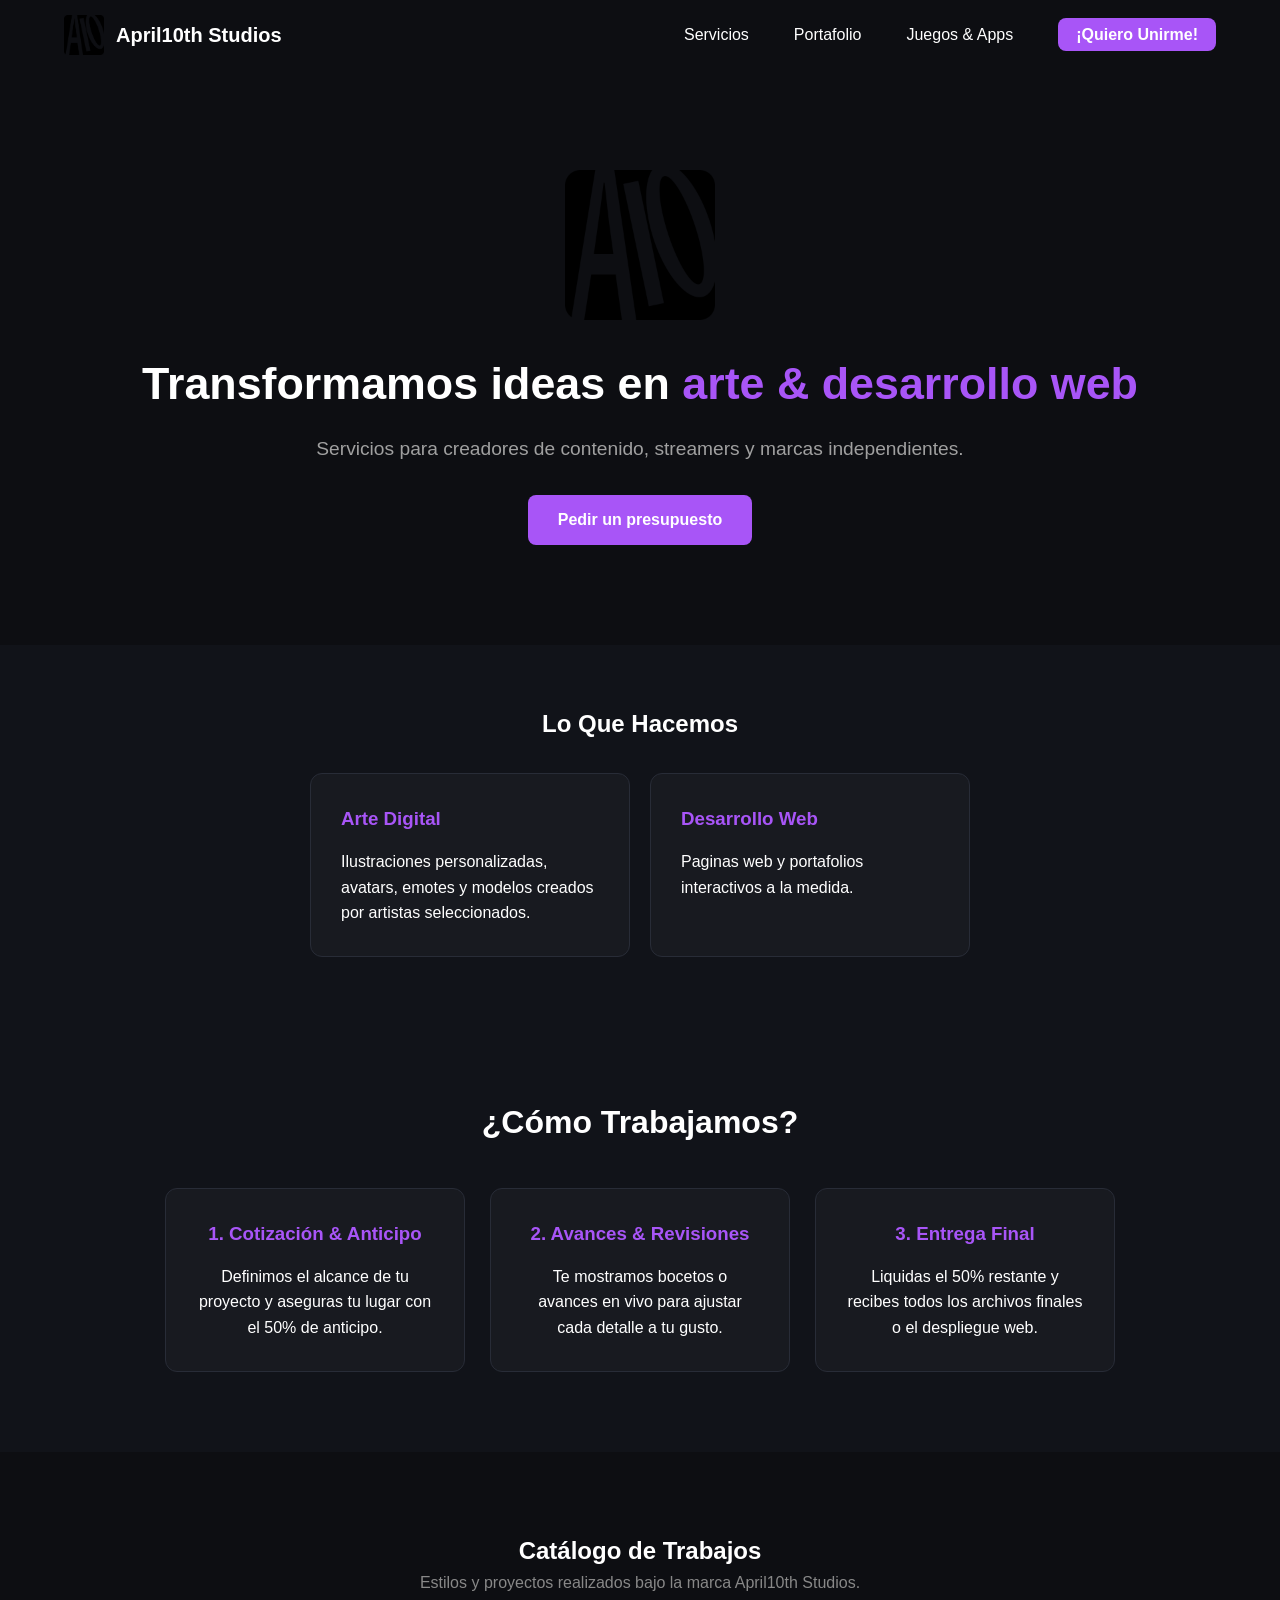
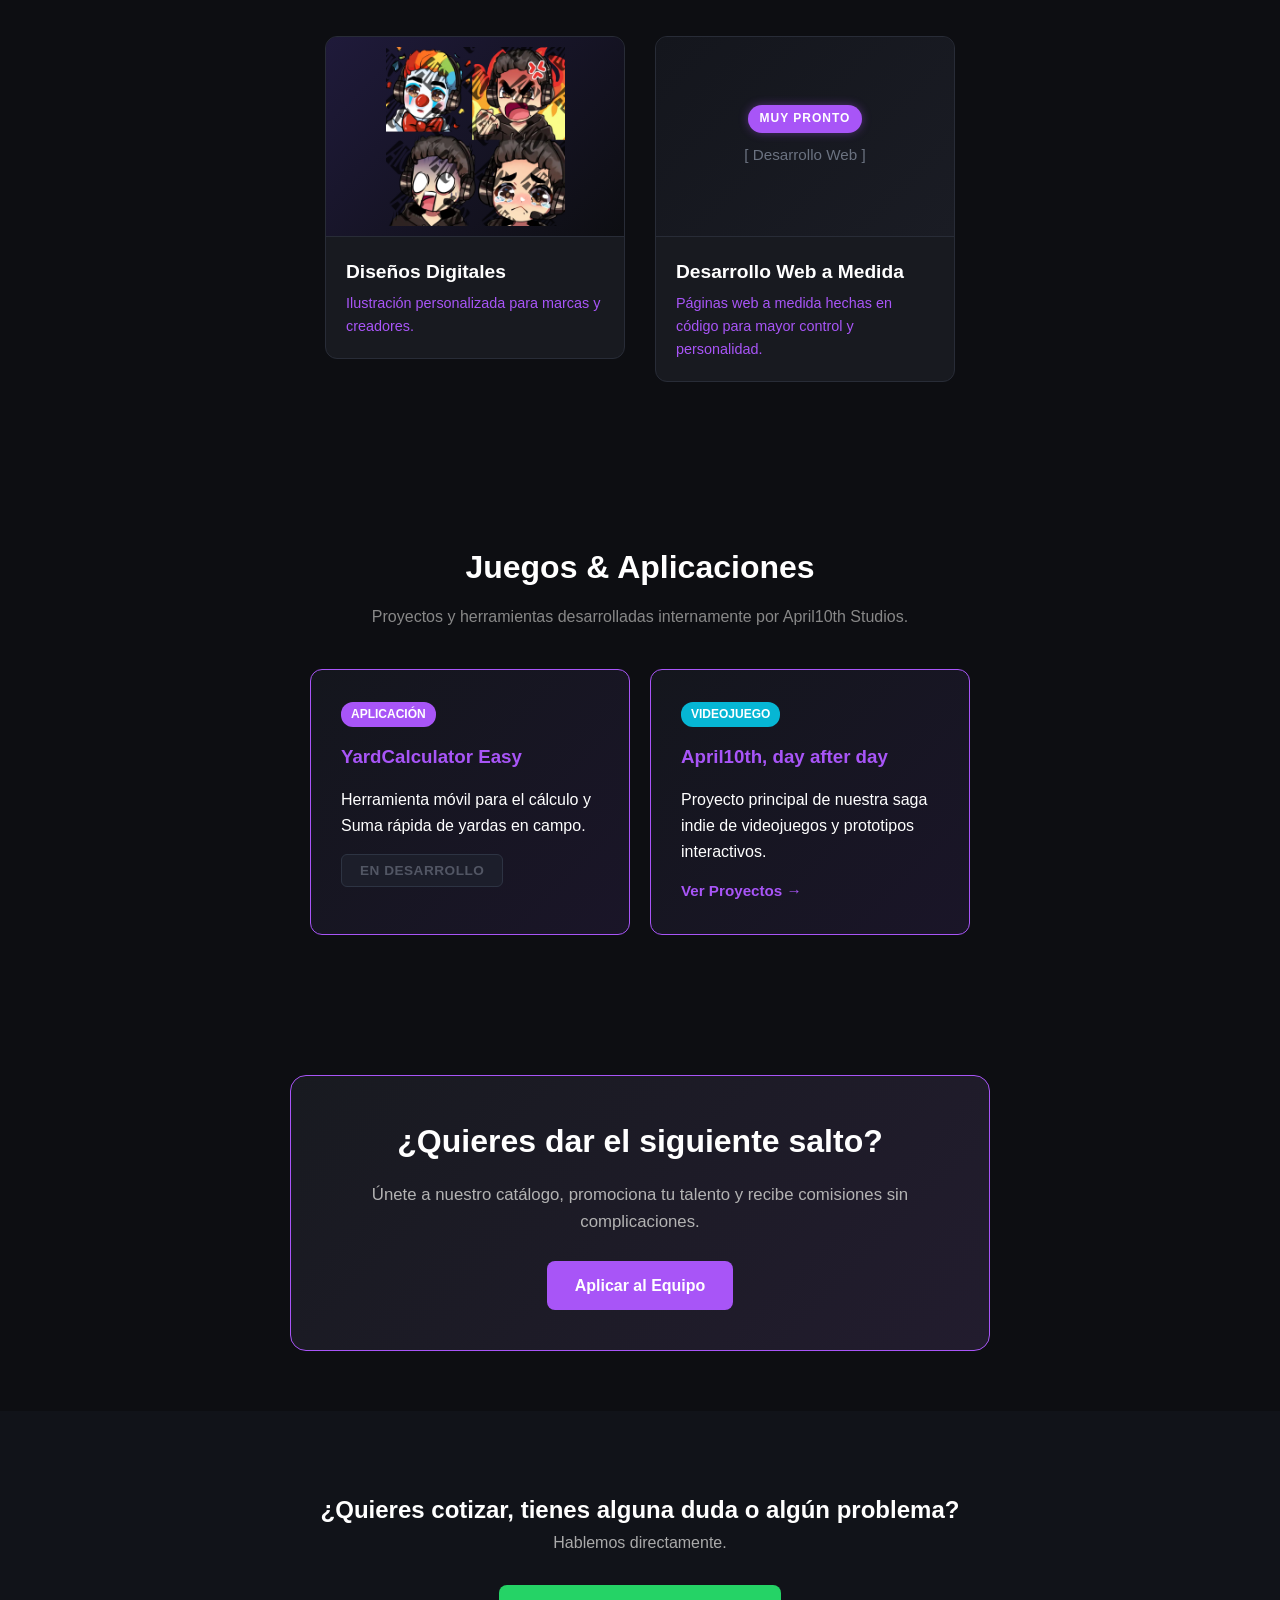
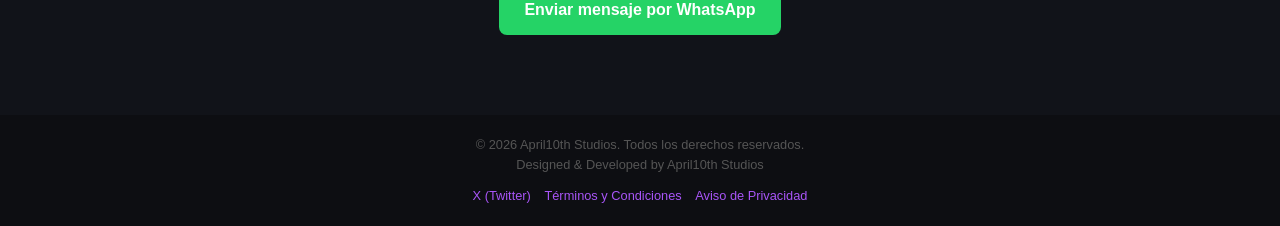
<file: index.html>
<!DOCTYPE html>
<html lang="es">
    <head>
        <meta charset="UTF-8">
        <meta name="viewport" content="width=device-width, initial-scale=1.0">

        
        <link rel="icon" type="image/png" href="assets/favicon.png">
        <link rel="canonical" href="https://april10thstudios.com/">
        
        <title>April10th Studios | Agencia Digital, Arte & Desarrollo Web</title>
        <meta name="description" content="Estudio creativo e independiente. Ofrecemos desarrollo web a medida, ilustración digital.">
        <meta name="keywords" content="April10th Studios, desarrollo web, arte digital, creadores de contenido, videojuegos indie">
        <meta name="robots" content="index, follow">
        <meta name="author" content="April10th Studios">
    
       
        <meta name="geo.region" content="MX-MOR">
        <meta name="geo.placename" content="Morelos, Mexico">
    
    
        <meta property="og:type" content="website">
        <meta property="og:title" content="April10th Studios | Arte Digital & Desarrollo Web">
        <meta property="og:description" content="Transformamos ideas en arte y desarrollo web a medida para creadores de contenido y marcas independientes.">
        <meta property="og:image" content="https://april10thstudios.com/assets/logo-preview.png">
        <meta property="og:url" content="https://april10thstudios.com">
        <meta property="og:site_name" content="April10th Studios">
    
        <meta name="twitter:card" content="summary_large_image">
        <meta name="twitter:site" content="@Apri10thStudios">
        <meta name="twitter:title" content="April10th Studios | Agencia Digital & Arte">
        <meta name="twitter:description" content="Desarrollo web a medida, arte digital y videojuegos independientes.">
        <meta name="twitter:image" content="https://april10thstudios.com/assets/logo-preview.png">
    
        <link rel="stylesheet" href="style.css">
    </head>
<body>

    <header class="header">
        <div class="logo">
            <img src="assets/logo.png" alt="Logotipo de April10th Studios" class="main-logo-img"oncontextmenu="return false;" ondragstart="return false;">
            <span class="logo-text">April10th Studios</span>
        </div>
    
        <button class="hamburger" id="hamburger-btn" aria-label="Abrir menú">
            <span></span>
            <span></span>
            <span></span>
        </button>
    
        <nav class="nav-menu" id="nav-menu">
            <ul>
                <li><a href="#servicios">Servicios</a></li>
                <li><a href="#portafolio">Portafolio</a></li>
                <li><a href="#proyectos">Juegos & Apps</a></li>
                <li><a href="#contacto" class="btn-nav">¡Quiero Unirme!</a></li>
            </ul>
        </nav>
    </header>

    <section class="hero">
        <img src="assets/logo.png" alt="Logo April10th Studios" class="hero-logo"oncontextmenu="return false;" ondragstart="return false;">
        <h1>Transformamos ideas en <span class="highlight">arte & desarrollo web</span></h1>
        <p>Servicios para creadores de contenido, streamers y marcas independientes.</p>
        <a href="https://forms.gle/h6jHn6wg3WcRaove7" target="_blank" rel="noopener noreferrer" class="btn-main">Pedir un presupuesto</a>
    </section>

    <section id="servicios" class="services">
        <h2>Lo Que Hacemos</h2>
        <div class="cards-container">
            <div class="card">
                <h3>Arte Digital</h3>
                <p>Ilustraciones personalizadas, avatars, emotes y modelos creados por artistas seleccionados.</p>
            </div>
            <div class="card">
                <h3>Desarrollo Web</h3>
                <p>Paginas web y portafolios interactivos a la medida.</p>
            </div>
        </div>
    </section>

    <section class="process-section">
        <h2>¿Cómo Trabajamos?</h2>
        <div class="cards-container">
            <div class="card">
                <h3>1. Cotización & Anticipo</h3>
                <p>Definimos el alcance de tu proyecto y aseguras tu lugar con el 50% de anticipo.</p>
            </div>
            <div class="card">
                <h3>2. Avances & Revisiones</h3>
                <p>Te mostramos bocetos o avances en vivo para ajustar cada detalle a tu gusto.</p>
            </div>
            <div class="card">
                <h3>3. Entrega Final</h3>
                <p>Liquidas el 50% restante y recibes todos los archivos finales o el despliegue web.</p>
            </div>
        </div>
    </section>

    <section id="portafolio" class="gallery-section">
        <h2>Catálogo de Trabajos</h2>
        <p class="section-desc">Estilos y proyectos realizados bajo la marca April10th Studios.</p>
        
        <div class="portfolio-grid">
            <div class="artist-card">
                <div class="emoji-collage">
                    <img src="assets/collage-Stikers1.webp" oncontextmenu="return false;" ondragstart="return false;">
                </div>
                <div class="artist-info">
                    <h3>Diseños Digitales</h3>
                    <p>Ilustración personalizada para marcas y creadores.</p>
                </div>
            </div>

<div class="artist-card upcoming-card">
    <div class="img-placeholder">
        <span class="badge-soon">Muy pronto</span>
        <span class="placeholder-text">[ Desarrollo Web ]</span>
    </div>
    <div class="artist-info">
        <h3>Desarrollo Web a Medida</h3>
        <p>Páginas web a medida hechas en código para mayor control y personalidad.</p>
    </div>
</div>
        </div>
    </section>
<section id="proyectos" class="apps-section">
    <h2>Juegos & Aplicaciones</h2>
    <p class="section-desc">Proyectos y herramientas desarrolladas internamente por April10th Studios.</p>

    <div class="cards-container">
        <div class="card app-card">
            <div class="app-tag">Aplicación</div>
            <h3>YardCalculator Easy</h3>
            <p>Herramienta móvil para el cálculo y Suma rápida de yardas en campo.</p>
            <button class="btn-app-disabled" disabled>En desarrollo</button>
        </div>

        <div class="card app-card">
            <div class="app-tag tag-game">Videojuego</div>
            <h3>April10th, day after day</h3>
            <p>Proyecto principal de nuestra saga indie de videojuegos y prototipos interactivos.</p>
            <a href="https://april10th-studios.itch.io/" target="_blank" rel="noopener noreferrer" class="btn-app-link">Ver Proyectos →</a>
        </div>
    </div>
</section>
    <section id="unete" class="join-section">
        <div class="join-card">
            <h2>¿Quieres dar el siguiente salto?</h2>
            <p>Únete a nuestro catálogo, promociona tu talento y recibe comisiones sin complicaciones.</p>
            <a href="https://forms.gle/KzLsaKqjEPWZuUMq5" target="_blank" rel="noopener noreferrer" class="btn-apply">Aplicar al Equipo</a>
        </div>
    </section>

    <section id="contacto" class="contact-section">
        <h2>¿Quieres cotizar, tienes alguna duda o algún problema?</h2>
        <p>Hablemos directamente.</p>
        <div class="contact-buttons">
            <a href="https://wa.me/message/2DKPXSBX6ITRJ1" target="_blank" rel="noopener noreferrer" class="btn-whatsapp">Enviar mensaje por WhatsApp</a>
        </div>
    </section>

    <footer>
        <p>© 2026 April10th Studios. Todos los derechos reservados.</p>
        <p class="brand-signature">Designed & Developed by April10th Studios</p>
        <div class="social-links">
            <a href="https://x.com/Apri10thStudios" target="_blank" rel="noopener noreferrer">X (Twitter)</a>
            <a href="https://drive.google.com/file/d/18Od_w7bskOEZI-ruyTEC_RRn0y2xQjzX/view?usp=drive_link">Términos y Condiciones</a>
            <a href="https://drive.google.com/file/d/1eNiLXFOhi2B5Wt_mTsRIsbsNaLJlZbdE/view?usp=drive_link">Aviso de Privacidad</a>
        </div>
    </footer>
    <script>
        const hamburger = document.getElementById('hamburger-btn');
        const navMenu = document.getElementById('nav-menu');
    
        hamburger.addEventListener('click', () => {
            navMenu.classList.toggle('active');
        });
    </script>
</body>
</html>
</file>
<file: style.css>
* {
    margin: 0;
    padding: 0;
    box-sizing: border-box;
    font-family: 'Segoe UI', Tahoma, Geneva, Verdana, sans-serif;
    scroll-behavior: smooth;
}

body {
    background-color: #0d0e12;
    color: #ffffff;
    line-height: 1.6;
}

header {
    display: flex;
    justify-content: space-between;
    align-items: center;
    padding: 20px 8%;
    background-color: #14161d;
    position: sticky;
    top: 0;
    z-index: 100;
}

.logo {
    font-size: 1.5rem;
    font-weight: bold;
    color: #a855f7;
}

nav a {
    color: #ccc;
    text-decoration: none;
    margin-left: 20px;
    transition: 0.3s;
}

nav a:hover {
    color: #a855f7;
}

.btn-nav {
    background: #a855f7;
    color: white !important;
    padding: 8px 16px;
    border-radius: 6px;
    font-weight: bold;
}

.btn-unete {
    color: #a855f7 !important;
    border: 1px solid #a855f7;
    padding: 6px 14px;
    border-radius: 6px;
    font-weight: 600;
}

.btn-unete:hover {
    background: #a855f7;
    color: white !important;
}

.hero {
    text-align: center;
    padding: 100px 20px;
}

.hero h1 {
    font-size: 2.8rem;
    margin-bottom: 15px;
}

.highlight {
    color: #a855f7;
}

.hero p {
    color: #a0a0a0;
    font-size: 1.2rem;
    margin-bottom: 30px;
}

.btn-main {
    background-color: #a855f7;
    color: white;
    padding: 12px 30px;
    text-decoration: none;
    font-weight: bold;
    border-radius: 8px;
    transition: 0.3s;
    display: inline-block;
}

.btn-main:hover {
    background-color: #9333ea;
}

.services {
    padding: 60px 8%;
    text-align: center;
    background-color: #111319;
}

.services h2 {
    margin-bottom: 30px;
}

.cards-container {
    display: flex;
    justify-content: center;
    gap: 20px;
    flex-wrap: wrap;
}

.card {
    background: #181a20;
    padding: 30px;
    border-radius: 12px;
    width: 320px;
    border: 1px solid #282c37;
    text-align: left;
}

.card h3 {
    margin-bottom: 15px;
    color: #a855f7;
}

.process-section {
    padding: 80px 8%;
    text-align: center;
    background-color: #111319;
}

.process-section h2 {
    font-size: 2rem;
    margin-bottom: 40px;
    color: #ffffff;
}

.process-section .cards-container {
    display: flex;
    justify-content: center;
    align-items: stretch;
    gap: 25px;
    flex-wrap: wrap;
}

.process-section .card {
    text-align: center;
    width: 300px;
}

.gallery-section {
    padding: 80px 8%;
    text-align: center;
}

.section-desc {
    color: #888;
    margin-bottom: 40px;
}

.portfolio-grid {
    display: flex;
    justify-content: center;
    align-items: flex-start;
    gap: 30px;
    flex-wrap: wrap;
}

.artist-card {
    background-color: #181a20;
    border-radius: 12px;
    overflow: hidden;
    width: 300px;
    border: 1px solid #282c37;
    text-align: left;
}

.img-placeholder {
    width: 100%;
    height: 200px;
    background-color: #252833;
    display: flex;
    align-items: center;
    justify-content: center;
    color: #777;
    font-size: 0.9rem;
}

.artist-info {
    padding: 20px;
}

.artist-info h3 {
    color: #ffffff;
    font-size: 1.2rem;
}

.artist-info p {
    color: #a855f7;
    font-size: 0.9rem;
    margin-top: 5px;
}

.emoji-collage {
    width: 100%;
    height: 200px;
    background: linear-gradient(135deg, #1f1a3a 0%, #0d0e12 100%);
    display: flex;
    align-items: center;
    justify-content: center;
    padding: 10px;
    border-bottom: 1px solid #282c37;
    box-sizing: border-box;
    overflow: hidden;
}

.emoji-collage img {
    width: 100%;
    height: 100%;
    object-fit: contain;
    display: block;
    transition: transform 0.3s ease;
}

.artist-card:hover .emoji-collage img {
    transform: scale(1.05);
}

.join-section {
    padding: 60px 8%;
    display: flex;
    justify-content: center;
}

.join-card {
    background: linear-gradient(135deg, #181a20 0%, #221c2e 100%);
    border: 1px solid #a855f7;
    border-radius: 16px;
    padding: 40px;
    text-align: center;
    max-width: 700px;
    width: 100%;
}

.join-card h2 {
    font-size: 2rem;
    margin-bottom: 15px;
    color: #ffffff;
}

.join-card p {
    color: #b3b3b3;
    margin-bottom: 25px;
    font-size: 1.05rem;
}

.btn-apply {
    background-color: #a855f7;
    color: white;
    padding: 12px 28px;
    text-decoration: none;
    font-weight: bold;
    border-radius: 8px;
    display: inline-block;
    transition: 0.3s;
}

.btn-apply:hover {
    background-color: #9333ea;
    transform: translateY(-2px);
}

.contact-section {
    padding: 80px 20px;
    text-align: center;
    background-color: #111319;
}

.contact-section p {
    color: #aaa;
    margin-bottom: 30px;
}

.contact-buttons {
    display: flex;
    justify-content: center;
    gap: 15px;
    flex-wrap: wrap;
}

.btn-whatsapp {
    background-color: #25d366;
    color: white;
    padding: 12px 25px;
    text-decoration: none;
    font-weight: bold;
    border-radius: 8px;
}

.btn-email {
    background-color: #333;
    color: white;
    padding: 12px 25px;
    text-decoration: none;
    font-weight: bold;
    border-radius: 8px;
    border: 1px solid #555;
}

footer {
    text-align: center;
    padding: 20px;
    color: #555;
    font-size: 0.8rem;
    background-color: #0d0e12;
}

.social-links {
    margin-top: 10px;
}

.social-links a {
    color: #a855f7;
    text-decoration: none;
    margin: 0 5px;
}

.upcoming-card .img-placeholder {
    position: relative;
    display: flex;
    flex-direction: column;
    align-items: center;
    justify-content: center;
    gap: 10px;
    background: linear-gradient(135deg, #14161d 0%, #1a1c24 100%);
    border-bottom: 1px solid #282c37;
}

.badge-soon {
    background-color: #a855f7;
    color: #ffffff;
    font-size: 0.75rem;
    font-weight: 700;
    text-transform: uppercase;
    letter-spacing: 1px;
    padding: 4px 12px;
    border-radius: 20px;
    box-shadow: 0 0 10px rgba(168, 85, 247, 0.4);
}

.placeholder-text {
    color: #6b7280;
    font-size: 0.95rem;
    font-weight: 500;
}

.hero-logo {
    width: 150px;
    height: auto;
    margin-bottom: 20px;
    display: inline-block;
}

.apps-section {
    padding: 80px 8%;
    text-align: center;
    background-color: #0d0e12;
}

.apps-section h2 {
    font-size: 2rem;
    margin-bottom: 10px;
}

.app-card {
    position: relative;
    border: 1px solid #a855f7;
    background: linear-gradient(135deg, #14161d 0%, #1a1528 100%);
    transition: transform 0.3s ease, box-shadow 0.3s ease;
}

.app-card:hover {
    transform: translateY(-5px);
    box-shadow: 0 8px 20px rgba(168, 85, 247, 0.2);
}

.app-tag {
    display: inline-block;
    background: #a855f7;
    color: #fff;
    font-size: 0.75rem;
    font-weight: 700;
    padding: 3px 10px;
    border-radius: 12px;
    margin-bottom: 15px;
    text-transform: uppercase;
}

.tag-game {
    background: #06b6d4;
}

.btn-app-link {
    display: inline-block;
    margin-top: 15px;
    color: #a855f7;
    text-decoration: none;
    font-weight: bold;
    font-size: 0.95rem;
}

.btn-app-link:hover {
    text-decoration: underline;
}

.btn-app-disabled {
    display: inline-block;
    margin-top: 15px;
    padding: 8px 18px;
    background-color: #1f222e;
    color: #6b7280;
    border: 1px solid #374151;
    border-radius: 6px;
    font-size: 0.85rem;
    font-weight: 600;
    text-transform: uppercase;
    letter-spacing: 0.5px;
    cursor: not-allowed;
    opacity: 0.7;
}

.logo {
    display: flex;
    align-items: center;
    gap: 12px;
    text-decoration: none;
}

.main-logo-img {
    height: 40px;
    width: auto;
    display: block;
}

.logo-text {
    font-size: 1.25rem;
    font-weight: 700;
    color: #ffffff;
    white-space: nowrap;
}

.header {
    display: flex;
    justify-content: space-between;
    align-items: center;
    padding: 15px 5%;
    position: relative;
    background-color: #0d0e12;
    z-index: 1000;
}

.hamburger {
    display: none;
    flex-direction: column;
    justify-content: space-between;
    width: 30px;
    height: 21px;
    background: transparent;
    border: none;
    cursor: pointer;
    padding: 0;
}

.hamburger span {
    width: 100%;
    height: 3px;
    background-color: #ffffff;
    border-radius: 10px;
    transition: all 0.3s ease;
}

.nav-menu ul {
    display: flex;
    list-style: none;
    margin: 0;
    padding: 0;
    gap: 25px;
    align-items: center;
}

.nav-menu a {
    color: #ffffff;
    text-decoration: none;
    font-weight: 500;
    font-size: 1rem;
    transition: color 0.3s ease;
}

.nav-menu a:hover {
    color: #a855f7;
}

.nav-menu .btn-nav {
    background-color: #a855f7;
    padding: 8px 18px;
    border-radius: 8px;
    font-weight: 600;
}

@media (max-width: 767px) {
    .hamburger {
        display: flex;
    }

    .nav-menu {
        position: absolute;
        top: 100%;
        left: 0;
        width: 100%;
        background-color: #0d0e12;
        border-bottom: 2px solid #6b21a8;
        max-height: 0;
        overflow: hidden;
        transition: max-height 0.4s ease-in-out;
    }

    .nav-menu.active {
        max-height: 300px;
    }

    .nav-menu ul {
        flex-direction: column;
        padding: 20px 0;
        gap: 15px;
        text-align: center;
    }

    .nav-menu a {
        display: block;
        font-size: 1.1rem;
        padding: 10px 0;
    }
}
</file>
